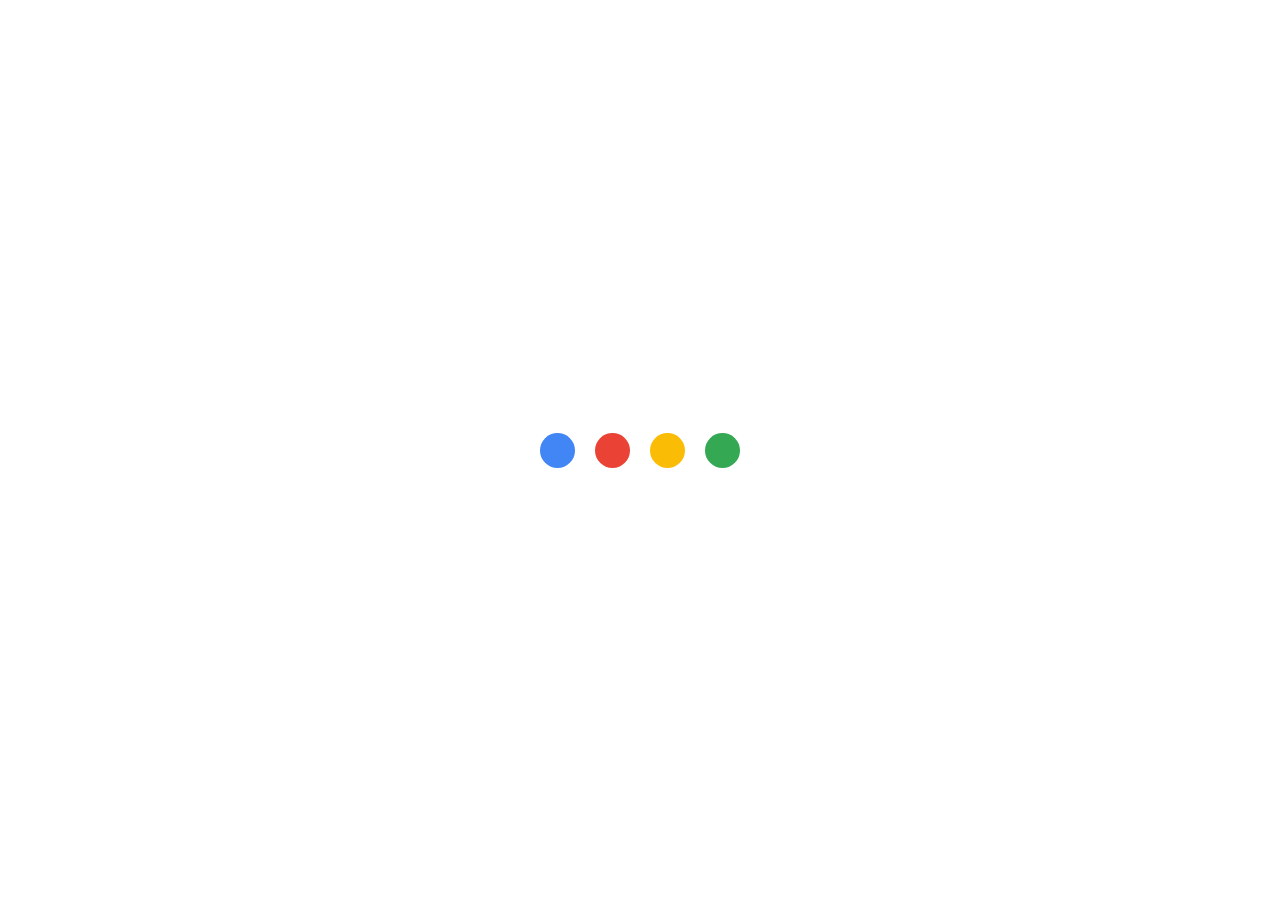
<file: 001 - Google Load Screen/index.html>
<!DOCTYPE html>
<html lang="en">
<head>
    <meta charset="UTF-8">
    <meta name="viewport" content="width=device-width, initial-scale=1.0">
    <title>Google Loading Animation</title>
    <style>
        * {
            margin: 0;
            padding: 0;
        }
        body {
            min-height: 100vh;
            display: flex;
            justify-content: center;
            align-items: center;
            background-color: #FFFFFF;
        }
        .container {
            display: flex;
            justify-content: space-evenly;
        }
        .circle {
            margin: 10px;
            border-radius: 100%;
            background-color: white;
            width: 35px;
            height: 35px;
            animation: loading 800ms infinite ease-in-out;
        }
        .circle:nth-child(1) {
            animation-delay: 0.3s;
            background-color: #4285F4;
        }
        .circle:nth-child(2) {
            animation-delay: 0.4s;
            background-color: #EA4335;
        }
        .circle:nth-child(3) {
            animation-delay: 0.5s;
            background-color: #FBBC05;
        }
        .circle:nth-child(4) {
            background-color: #34A853;
        }

        @keyframes loading {
            0%, 100% {
                transform: scale(1);
            }
            50% {
                width: 20px;
                height: 20px;
            }
        }
    </style>
</head>
<body>
    <div class="container">
        <div class="circle"></div>
        <div class="circle"></div>
        <div class="circle"></div>
        <div class="circle"></div>
    </div>
</body>
</html>
</file>
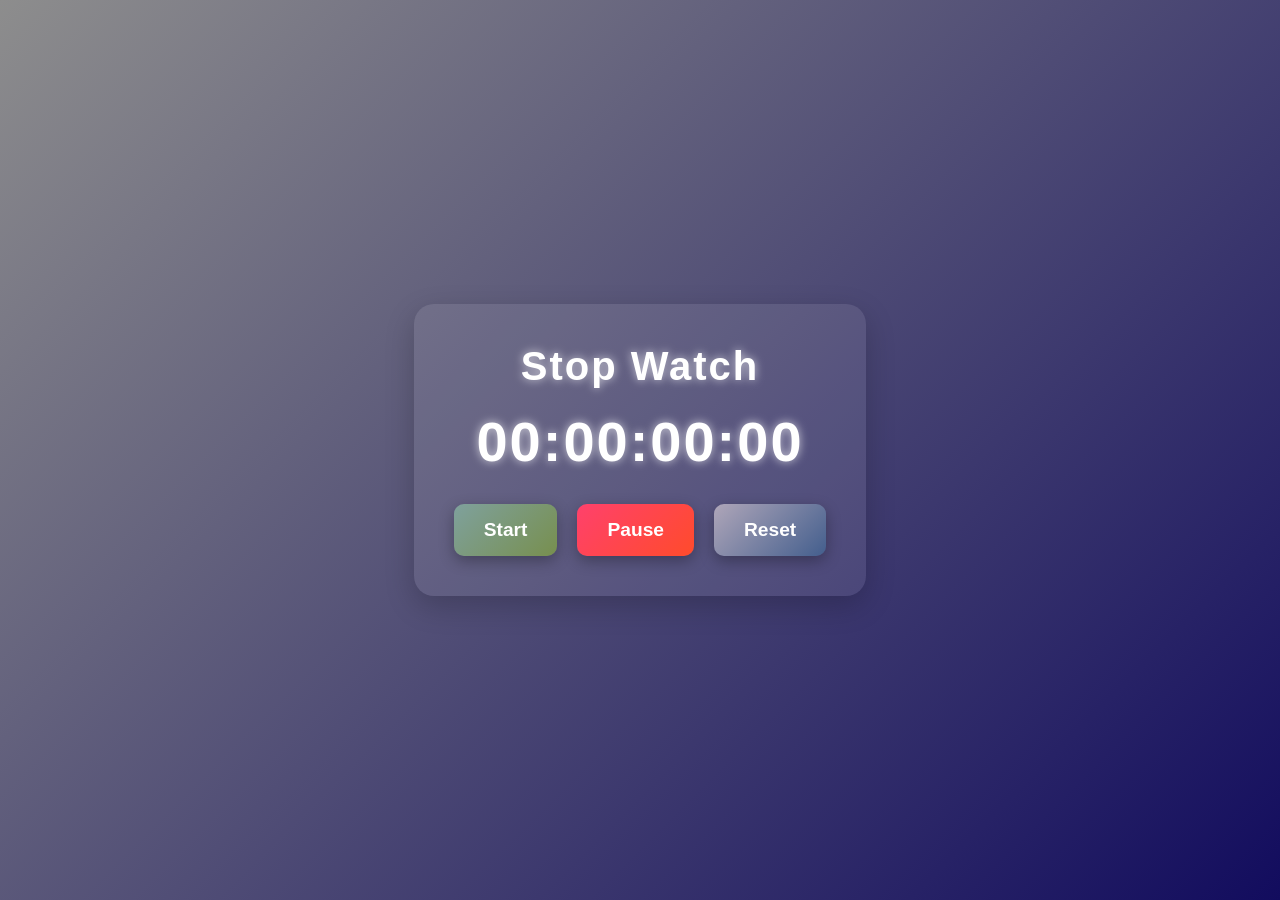
<file: 002 - Stopwatch/index.html>
<!DOCTYPE html>
<html lang="en">
<head>
    <meta charset="UTF-8">
    <meta name="viewport" content="width=device-width, initial-scale=1.0">
    <title>Stop Watch</title>
    <style>
        * {
            margin: 0;
            padding: 0;
            box-sizing: border-box;
        }

        body {
            height: 100vh;
            display: flex;
            justify-content: center;
            align-items: center;
            flex-direction: column;
            background: linear-gradient(135deg, #8d8d8d, #120c5e);
            font-family:'Trebuchet MS', sans-serif;
            letter-spacing: 2px;
            color: white;
            gap: 20px;
        }

        .container {
            background: rgba(255, 255, 255, 0.082);
            display: flex;
            flex-direction: column;
            align-items: center;
            padding: 40px;
            border-radius: 20px;
            box-shadow: 0 10px 30px rgba(0, 0, 0, 0.2);
            text-align: center;
        }

        .title {
            font-size: 2.5em;
            font-weight: bold;
            margin-bottom: 20px;
            color: #ffffff;
            text-shadow: 0 0 10px rgba(255, 255, 255, 0.7);
        }

        .display {
            font-family:Verdana, Geneva, Tahoma, sans-serif;
            font-size: 3.5em;
            font-weight: bold;
            margin-bottom: 30px;
            color: #ffffff;
            text-shadow: 0 0 10px rgba(255, 255, 255, 0.7);
        }

        .controllers {
            display: flex;
            gap: 20px;
        }

        .btn {
            padding: 15px 30px;
            border-radius: 10px;
            outline: none;
            font-size: 1.2em;
            border: none;
            color: white;
            font-weight: bold;
            cursor: pointer;
            transition: all 0.3s ease;
            box-shadow: 0 5px 15px rgba(0, 0, 0, 0.3);
        }

        .btn:active {
            transform: scale(0.95);
        }

        .startbtn {
            background: linear-gradient(135deg, #7fa19d, #778f4e);
        }

        .startbtn:hover {
            background: linear-gradient(135deg, #00b09b, #6b8838);
            box-shadow: 0 0 20px rgba(0, 176, 155, 0.6);
        }

        .pausebtn {
            background: linear-gradient(135deg, #ff416c, #ff4b2b);
        }

        .pausebtn:hover {
            background: linear-gradient(135deg, #ff416c, #ff4b2b);
            box-shadow: 0 0 20px rgba(255, 65, 108, 0.6);
        }

        .resetbtn {
            background: linear-gradient(135deg, #afa6b9, #435e8d);
        }

        .resetbtn:hover {
            background: linear-gradient(135deg, #afa6b9, #435e8d);
            box-shadow: 0 0 20px rgba(163, 141, 187, 0.6);
        }
    </style>
</head>
<body>
    <div class="container">
        <p class="title">Stop Watch</p>
        <div class="display" role="timer">00:00:00:00</div>
        <div class="controllers">
            <button type="button" class="btn startbtn" onclick="startTimer()">Start</button>
            <button type="button" class="btn pausebtn" onclick="pauseTimer()">Pause</button>
            <button type="button" class="btn resetbtn" onclick="resetTimer()">Reset</button>
        </div>
    </div>

    <script>
        const display = document.querySelector('.display');
        const startbtn = document.querySelector('.startbtn');
        const pausebtn = document.querySelector('.pausebtn');
        const resetbtn = document.querySelector('.resetbtn');

        let isRunning = false;
        let timerIdentifier = null;
        let startTime = 0;
        let elapsedTime = 0;

        function startTimer() {
            if (!isRunning) {
                startTime = Date.now() - elapsedTime;
                timerIdentifier = setInterval(updateTimer, 10);
                isRunning = true;
            }
        }

        function updateTimer() {
            const currentTime = Date.now();
            elapsedTime = currentTime - startTime;

            let hours = Math.floor(elapsedTime / (1000 * 60 * 60));
            let minutes = Math.floor((elapsedTime / (1000 * 60)) % 60);
            let seconds = Math.floor((elapsedTime / 1000) % 60);
            let milliseconds = Math.floor((elapsedTime % 1000) / 10);

            hours = String(hours).padStart(2, '0');
            minutes = String(minutes).padStart(2, '0');
            seconds = String(seconds).padStart(2, '0');
            milliseconds = String(milliseconds).padStart(2, '0');

            display.textContent = `${hours}:${minutes}:${seconds}:${milliseconds}`;
        }

        function pauseTimer() {
            if (isRunning) {
                clearInterval(timerIdentifier);
                isRunning = false;
            }
        }

        function resetTimer() {
            clearInterval(timerIdentifier);
            isRunning = false;
            elapsedTime = 0;
            display.textContent = "00:00:00:00";
        }
    </script>
</body>
</html>
</file>
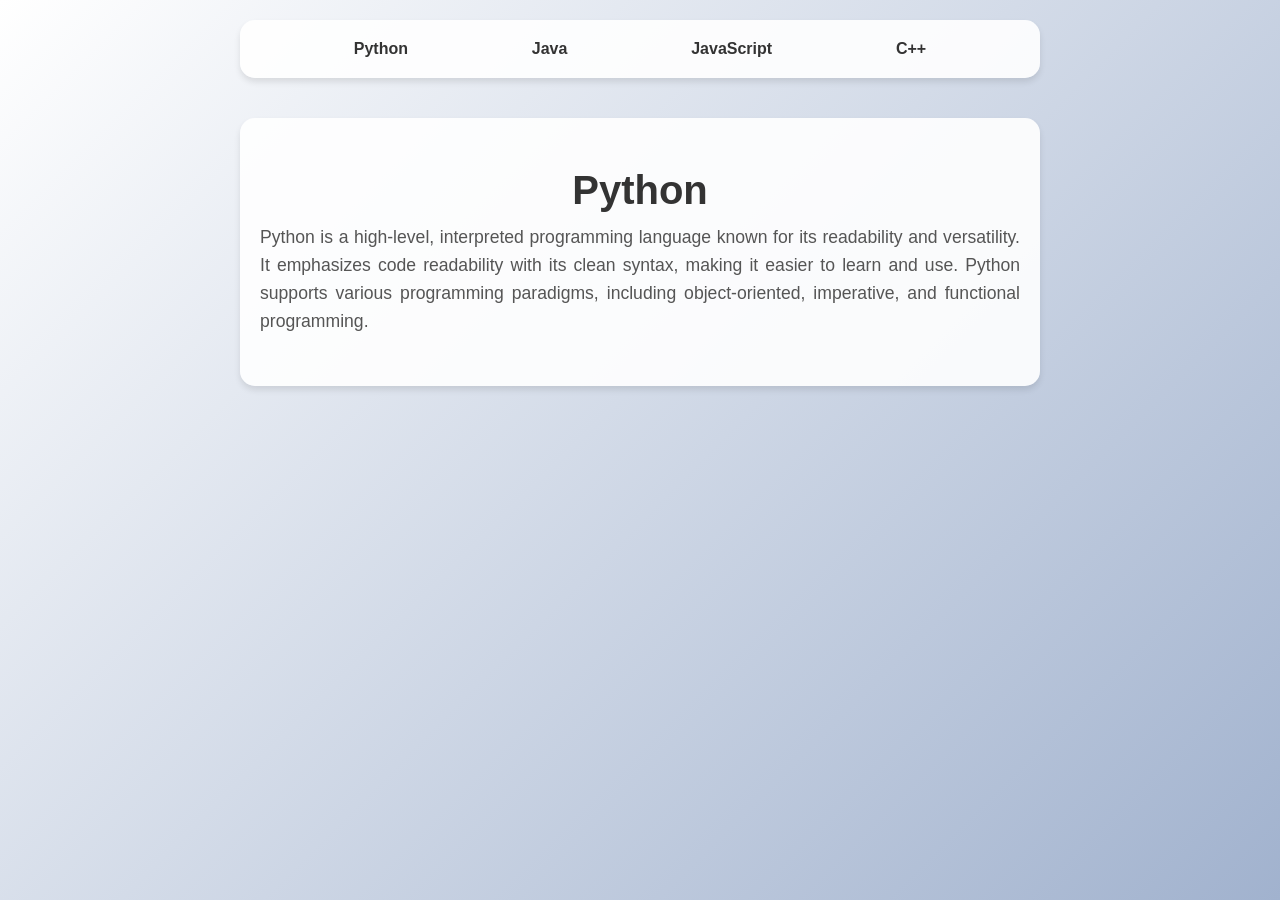
<file: 003 - Tab Menu/index.html>
<!DOCTYPE html>
<html lang="en">
<head>
    <meta charset="UTF-8">
    <meta name="viewport" content="width=device-width, initial-scale=1.0">
    <title>Programming Languages</title>
    <style>
        * {
            margin: 0;
            padding: 0;
            box-sizing: border-box;
            font-family: 'Segoe UI', Tahoma, Geneva, Verdana, sans-serif;
        }

        body {
            background: linear-gradient(135deg, #ffffff, #a1b2ce);
            min-height: 100vh;
            display: flex;
            flex-direction: column;
            align-items: center;
            padding: 20px;
        }

        nav {
            width: 100%;
            max-width: 800px;
            margin-bottom: 20px;
        }

        .tabs {
            display: flex;
            justify-content: space-evenly;
            list-style: none;
            background: rgba(255, 255, 255, 0.9);
            padding: 10px;
            border-radius: 15px;
            box-shadow: 0 4px 6px rgba(0, 0, 0, 0.1);
        }

        .tabs li {
            cursor: pointer;
            padding: 10px 20px;
            border-radius: 10px;
            color: #333;
            font-weight: 600;
            transition: all 0.5s ease;
        }

        .tabs li:hover {
            background: linear-gradient(135deg, #969696, #474747);
            color: white;
            transform: translateY(-3px);
            box-shadow: 0 4px 6px rgba(0, 0, 0, 0.2);
        }

        .note {
            display: none;
            background: rgba(255, 255, 255, 0.9);
            padding: 50px 20px;
            border-radius: 15px;
            box-shadow: 0 4px 6px rgba(0, 0, 0, 0.1);
            max-width: 800px;
            width: 100%;
            margin-top: 20px;
            animation: fadeIn 1s ease;
        }

        .note.active {
            display: block;
        }

        .note h1 {
            font-size: 2.5rem;
            color: #333;
            margin-bottom: 10px;
            text-align: center;
        }

        .note p {
            font-size: 1.1rem;
            color: #555;
            line-height: 1.6;
            text-align: justify;
        }

        @keyframes fadeIn {
            from {
                opacity: 0.1;
                transform: translateY(-5px);
            }
            to {
                opacity: 1;
                transform: translateY(0);
            }
        }
    </style>
</head>
<body>
    <nav>
        <ul class="tabs">
            <li class="pythonbtn">Python</li>
            <li class="javabtn">Java</li>
            <li class="javascriptbtn">JavaScript</li>
            <li class="cplusplusbtn">C++</li>
        </ul>
    </nav>
    <main>
        <div class="note python active">
            <h1>Python</h1>
            <p>Python is a high-level, interpreted programming language known for its readability and versatility. It emphasizes code readability with its clean syntax, making it easier to learn and use. Python supports various programming paradigms, including object-oriented, imperative, and functional programming.</p>
        </div>

        <div class="note java">
            <h1>Java</h1>
            <p>Java is a general-purpose, object-oriented programming language designed to be platform-independent, meaning it can run on any system with a Java Virtual Machine (JVM). Java is known for its robustness, reliability, and security features, making it a popular choice for enterprise-level applications.</p>
        </div>

        <div class="note javascript">
            <h1>JavaScript</h1>
            <p>JavaScript is also used in server-side development with Node.js, allowing developers to build full-stack web applications. Its widespread use and large community make it a crucial language for web developers.</p>
        </div>

        <div class="note cplusplus">
            <h1>C++</h1>
            <p>C++ supports various programming paradigms, including procedural, object-oriented, and generic programming. Its complexity and low-level access make it a challenging language to master, but its capabilities and performance make it a valuable tool for experienced programmers.</p>
        </div>
    </main>

    <script>
        const tabs = document.querySelectorAll('.tabs li');
        const notes = document.querySelectorAll('.note');

        tabs.forEach(tab => {
            tab.addEventListener('click', () => {
                notes.forEach(note => {
                    note.classList.remove('active');
                });

                const targetClass = tab.className.replace('btn', '');
                const targetNote = document.querySelector(`.note.${targetClass}`);

                if (targetNote) {
                    targetNote.classList.add('active');
                }
            });
        });
    </script>
</body>
</html>
</file>
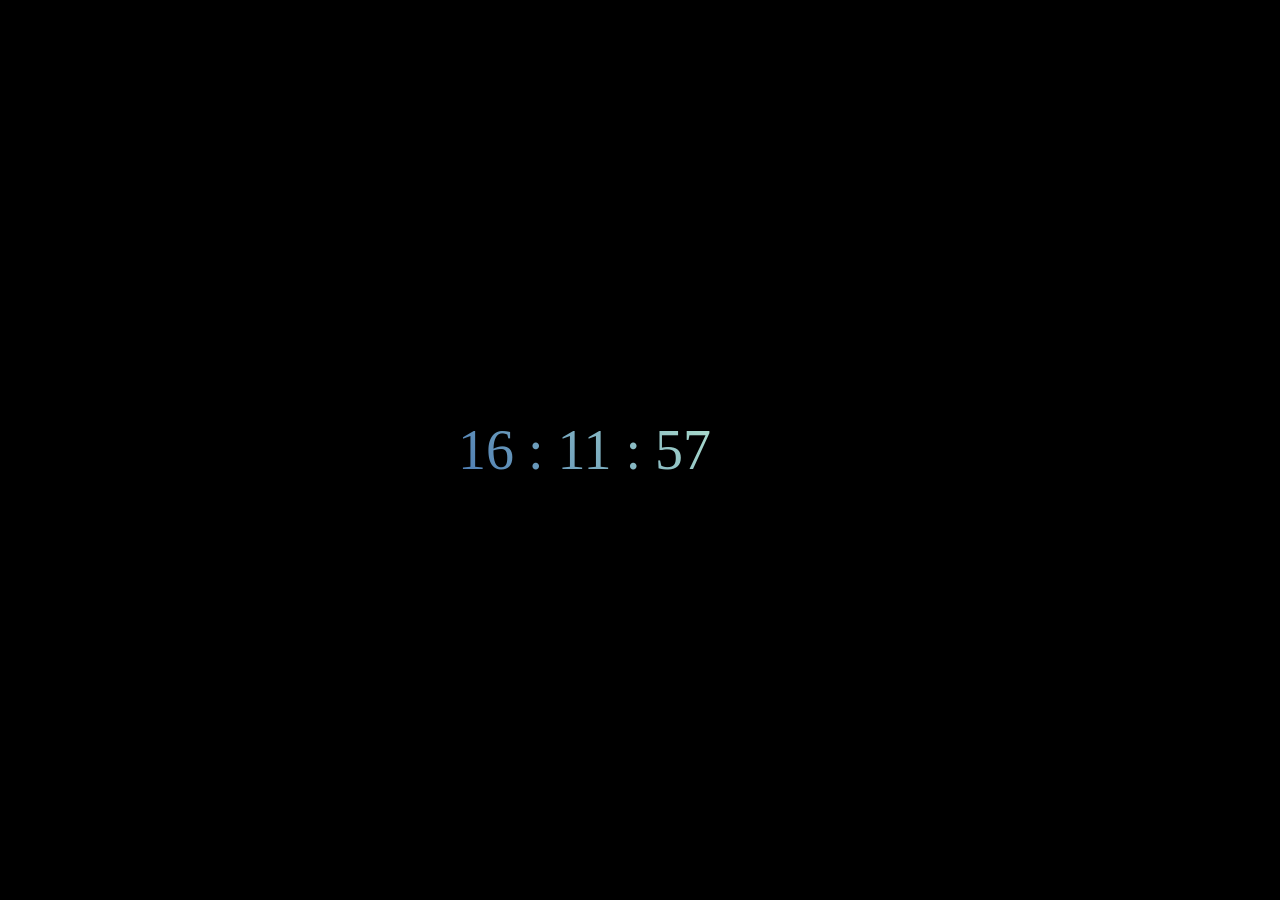
<file: 004 - Digital Clock/index.html>
<!DOCTYPE html>
<html lang="en">
<head>
    <meta charset="UTF-8">
    <meta name="viewport" content="width=device-width, initial-scale=1.0">
    <title>Document</title>
    <style>
        * {
            color: beige;
            margin: 0;
        }
        body {
            background-color: #000000;
            display: flex;
            height: 100vh;
            justify-content: center;
            align-items: center;
        }
        .clock {
            font-size: 3.5em;
            font-family: Orbitron;
            width: 6.5em;
            background: linear-gradient(50deg, rgb(75, 123, 179), rgb(205, 255, 213));
        }
        .clock {
            -webkit-background-clip: text;
            color: transparent;
        }
    </style>
</head>
<body>
    <!-- #20C20E -->
    <p class="clock"></p>
    <script>
        const clock = document.querySelector('.clock')

        function count () {
            const time = new Date ()
            const h = String(time.getHours()).padStart(2, '0')
            const m = String(time.getMinutes()).padStart(2, '0')
            const s = String(time.getSeconds()).padStart(2, '0')

            const html = `${h} : ${m} : ${s}`
            clock.innerHTML = html
        }

        setInterval (count, 1000)
    </script>
</body>
</html>
</file>
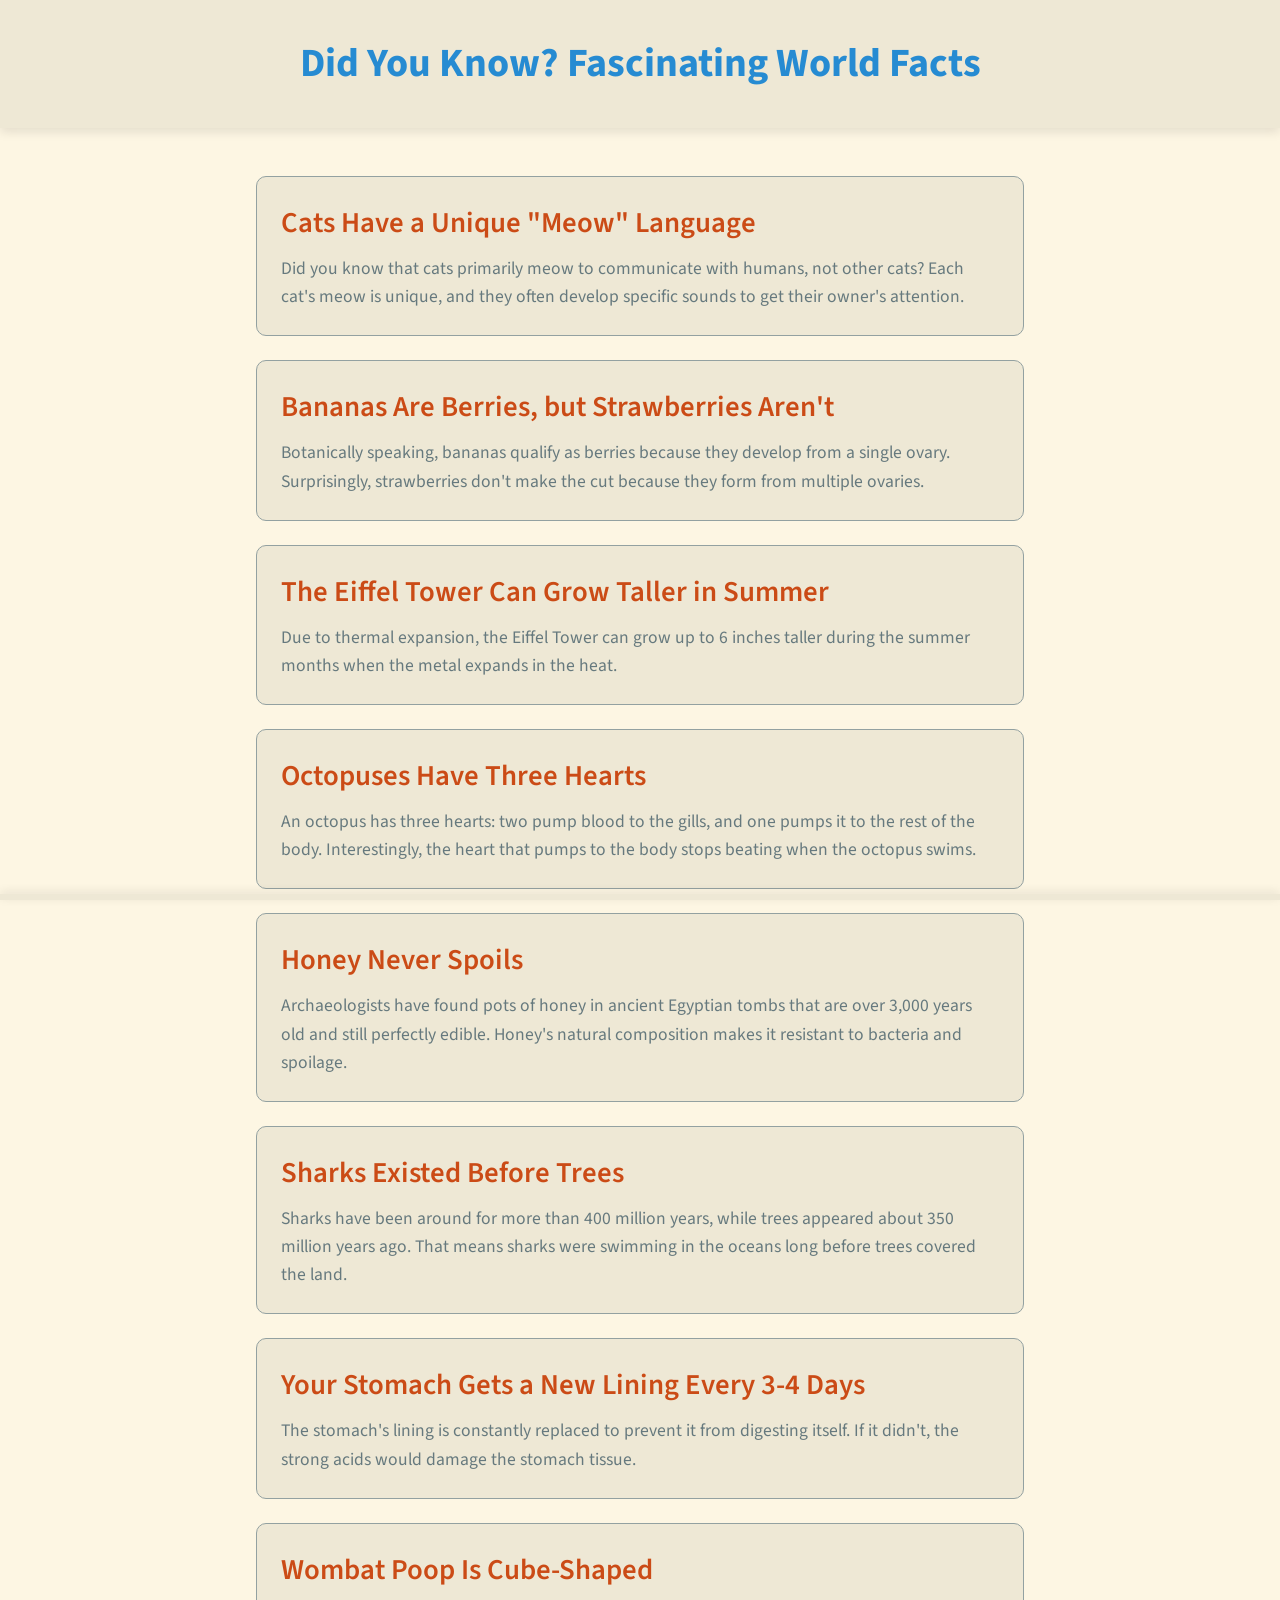
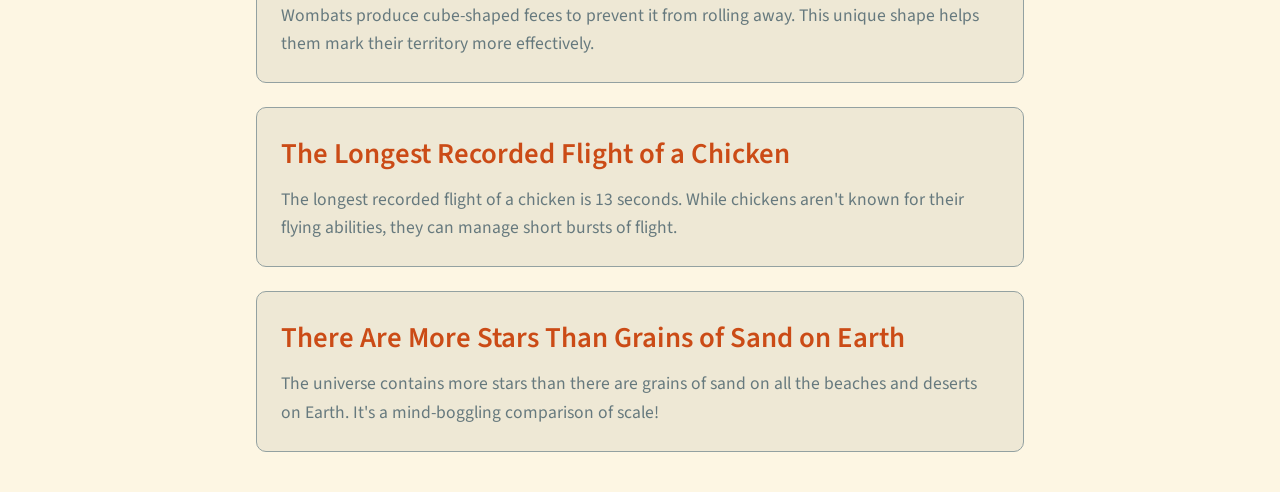
<file: 004 - Scroll Location Bar/index.html>
<!DOCTYPE html>
<html lang="en">
<head>
    <meta charset="UTF-8">
    <meta name="viewport" content="width=device-width, initial-scale=1.0">
    <title>Fascinating World Facts</title>
    <style>
        /* Global Reset */
        * {
            margin: 0;
            padding: 0;
            box-sizing: border-box;
        }

        /* Body Styling */
        body {
            font-family: 'Source Sans Pro', sans-serif;
            background: #fdf6e3; /* Solarized Light Base3 */
            color: #657b83; /* Solarized Base00 */
            line-height: 1.6;
            min-height: 100vh;
            display: flex;
            flex-direction: column;
            align-items: center;
            justify-content: center;
        }

        /* Header Styling */
        header {
            width: 100%;
            padding: 2rem;
            text-align: center;
            background: #eee8d5; /* Solarized Light Base2 */
            box-shadow: 0 4px 10px rgba(0, 0, 0, 0.1);
            margin-bottom: 2rem;
        }

        header h1 {
            font-size: 2.5rem;
            font-weight: 700;
            color: #268bd2; /* Solarized Blue */
        }

        /* Main Content Styling */
        main {
            width: 90%;
            max-width: 800px;
            margin: 0 auto;
            padding: 1rem;
        }

        .note {
            background: #eee8d5; /* Solarized Light Base2 */
            border-radius: 10px;
            padding: 1.5rem;
            margin-bottom: 1.5rem;
            border: 1px solid #93a1a1; /* Solarized Base1 */
            transition: transform 0.3s ease, box-shadow 0.3s ease;
        }

        .note:hover {
            transform: translateY(-5px);
            box-shadow: 0 10px 20px rgba(0, 0, 0, 0.1);
            border-color: #268bd2; /* Solarized Blue */
        }

        .note h1 {
            font-size: 1.8rem;
            font-weight: 600;
            color: #cb4b16; /* Solarized Orange */
            margin-bottom: 0.5rem;
        }

        .note p {
            font-size: 1.1rem;
            color: #586e75; /* Solarized Base01 */
            opacity: 0.9;
        }

        /* Progress Bar Styling */
        .Hscrollbar {
            position: fixed;
            bottom: 0;
            width: 100%;
            background: #eee8d5; /* Solarized Light Base2 */
            box-shadow: 0 -2px 10px rgba(0, 0, 0, 0.1);
        }

        .progress {
            height: 6px;
            background: #859900; /* Solarized Green */
            width: 0;
            transition: width 0.2s ease;
        }

        /* Responsive Design */
        @media (max-width: 768px) {
            header h1 {
                font-size: 2rem;
            }

            .note h1 {
                font-size: 1.5rem;
            }

            .note p {
                font-size: 1rem;
            }
        }
    </style>
    <link href="https://fonts.googleapis.com/css2?family=Source+Sans+Pro:wght@400;600;700&display=swap" rel="stylesheet">
</head>
<body>

    <header>
        <h1>Did You Know? Fascinating World Facts</h1>
    </header>

    <main>
        <div class="note">
            <h1>Cats Have a Unique "Meow" Language</h1>
            <p>Did you know that cats primarily meow to communicate with humans, not other cats? Each cat's meow is unique, and they often develop specific sounds to get their owner's attention.</p>
        </div>

        <div class="note">
            <h1>Bananas Are Berries, but Strawberries Aren't</h1>
            <p>Botanically speaking, bananas qualify as berries because they develop from a single ovary. Surprisingly, strawberries don't make the cut because they form from multiple ovaries.</p>
        </div>

        <div class="note">
            <h1>The Eiffel Tower Can Grow Taller in Summer</h1>
            <p>Due to thermal expansion, the Eiffel Tower can grow up to 6 inches taller during the summer months when the metal expands in the heat.</p>
        </div>

        <div class="note">
            <h1>Octopuses Have Three Hearts</h1>
            <p>An octopus has three hearts: two pump blood to the gills, and one pumps it to the rest of the body. Interestingly, the heart that pumps to the body stops beating when the octopus swims.</p>
        </div>

        <div class="note">
            <h1>Honey Never Spoils</h1>
            <p>Archaeologists have found pots of honey in ancient Egyptian tombs that are over 3,000 years old and still perfectly edible. Honey's natural composition makes it resistant to bacteria and spoilage.</p>
        </div>

        <div class="note">
            <h1>Sharks Existed Before Trees</h1>
            <p>Sharks have been around for more than 400 million years, while trees appeared about 350 million years ago. That means sharks were swimming in the oceans long before trees covered the land.</p>
        </div>

        <div class="note">
            <h1>Your Stomach Gets a New Lining Every 3-4 Days</h1>
            <p>The stomach's lining is constantly replaced to prevent it from digesting itself. If it didn't, the strong acids would damage the stomach tissue.</p>
        </div>

        <div class="note">
            <h1>Wombat Poop Is Cube-Shaped</h1>
            <p>Wombats produce cube-shaped feces to prevent it from rolling away. This unique shape helps them mark their territory more effectively.</p>
        </div>

        <div class="note">
            <h1>The Longest Recorded Flight of a Chicken</h1>
            <p>The longest recorded flight of a chicken is 13 seconds. While chickens aren't known for their flying abilities, they can manage short bursts of flight.</p>
        </div>

        <div class="note">
            <h1>There Are More Stars Than Grains of Sand on Earth</h1>
            <p>The universe contains more stars than there are grains of sand on all the beaches and deserts on Earth. It's a mind-boggling comparison of scale!</p>
        </div>
    </main>

    <div class="Hscrollbar">
        <div class="progress"></div>
    </div>

    <script>
        let progressBar = document.querySelector(".Hscrollbar .progress");

        let scrollHeight =
        document.documentElement.scrollHeight - document.documentElement.clientHeight;

        window.addEventListener("scroll", scroll);

        function scroll() {
        let scrollStart = document.documentElement.scrollTop;
        let scrolled = (scrollStart / scrollHeight) * 100;
        progressBar.style.width = `${scrolled}%`;
        }
    </script>
</body>
</html>
</file>
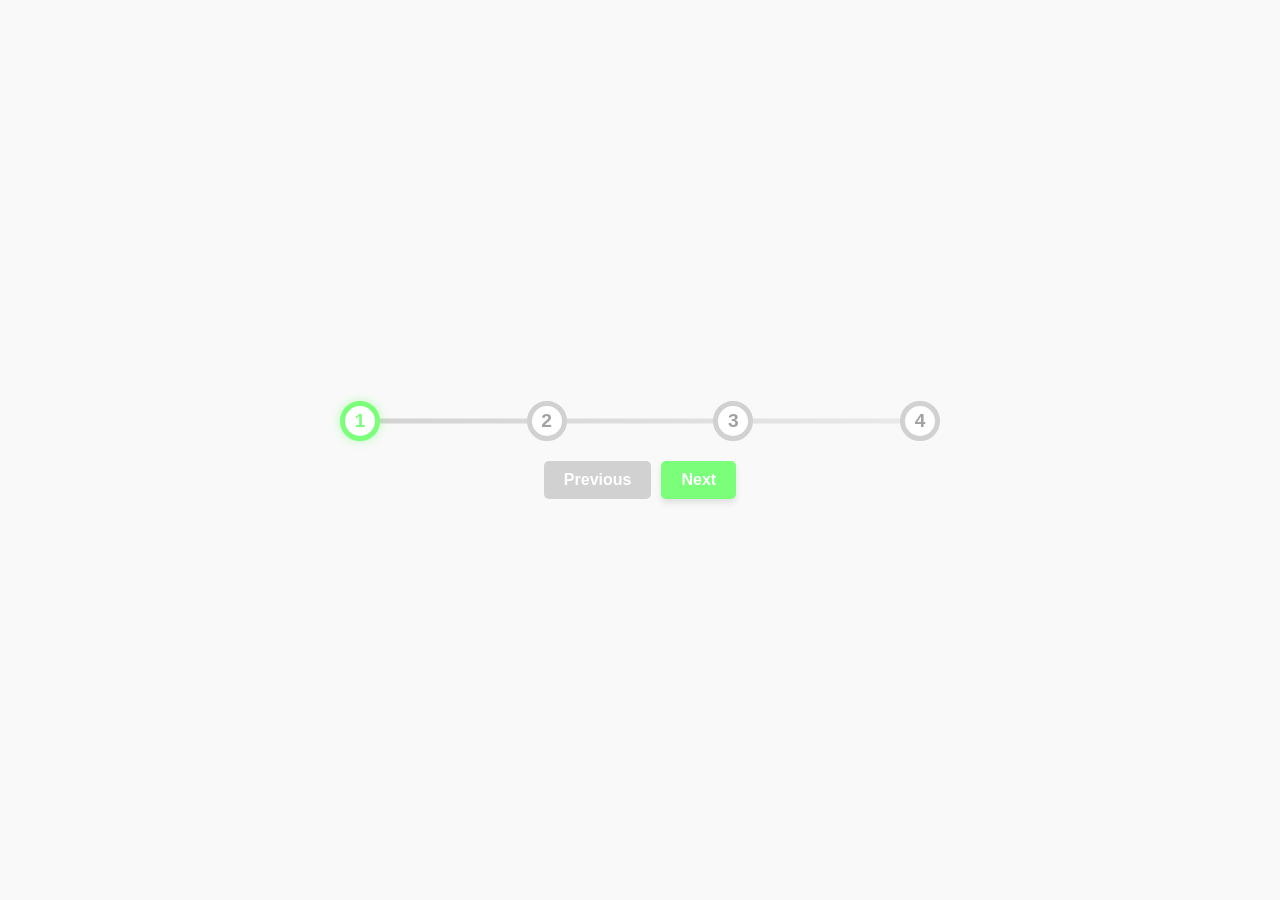
<file: 006 - Progress Bar/index.html>
<!DOCTYPE html>
<html lang="en">
<head>
    <meta charset="UTF-8">
    <meta name="viewport" content="width=device-width, initial-scale=1.0">
    <title>Progress Bar</title>
    <style>
        * {
            margin: 0;
            padding: 0;
            box-sizing: border-box;
        }
        body {
            height: 100vh;
            display: flex;
            flex-direction: column;
            justify-content: center;
            align-items: center;
            background-color: #f9f9f9;
            font-family: Arial, sans-serif;
        }
        .wrapper {
            display: flex;
            justify-content: space-between;
            align-items: center;
            gap: 50px;
            position: relative;
            width: 80%;
            max-width: 600px;
        }
        .step {
            border: 5px solid #d1d1d1;
            border-radius: 50%;
            width: 40px;
            height: 40px;
            display: flex;
            justify-content: center;
            align-items: center;
            font-size: 1.2em;
            font-weight: bold;
            color: #a1a1a1;
            background-color: white;
            transition: all 0.3s ease;
            cursor: default;
            position: relative;
        }
        .step::after {
            content: attr(data-tooltip);
            position: absolute;
            bottom: -30px;
            left: 50%;
            transform: translateX(-50%);
            background-color: rgba(0, 0, 0, 0.7);
            color: white;
            padding: 5px 10px;
            border-radius: 5px;
            font-size: 0.8em;
            white-space: nowrap;
            opacity: 0;
            pointer-events: none;
            transition: opacity 0.3s ease;
        }
        .step:hover::after {
            opacity: 1;
        }
        .step.activeStep {
            border-color: #7bff7b;
            color: #7bff7b;
            box-shadow: 0 0 10px rgba(123, 255, 123, 0.5);
        }
        .step.completedStep {
            border-color: #7bff7b;
            color: #7bff7b;
            background-color: #eafaea;
        }
        .wrapper::before {
            content: '';
            position: absolute;
            top: 50%;
            left: 0;
            width: 100%;
            height: 5px;
            background: linear-gradient(to right, #d1d1d1, #eaeaea);
            z-index: -1;
            transform: translateY(-50%);
        }
        .progressbar {
            position: absolute;
            top: 50%;
            left: 0;
            width: 0%;
            height: 5px;
            background: linear-gradient(to right, #7bff7b, #aaffaa);
            z-index: -1;
            transform: translateY(-50%);
            transition: width 0.5s ease;
        }
        .controllers {
            margin-top: 20px;
            display: flex;
            gap: 10px;
        }
        .btn {
            padding: 10px 20px;
            font-size: 1em;
            font-weight: bold;
            color: white;
            background-color: #7bff7b;
            border: none;
            border-radius: 5px;
            cursor: pointer;
            transition: all 0.3s ease;
            box-shadow: 0 4px 6px rgba(0, 0, 0, 0.1);
        }
        .btn:hover {
            background-color: #62e662;
            box-shadow: 0 6px 10px rgba(0, 0, 0, 0.2);
        }
        .btn:disabled {
            background-color: #d1d1d1;
            cursor: not-allowed;
            box-shadow: none;
        }
    </style>
</head>
<body>
    <div class="wrapper">
        <div class="step activeStep" data-tooltip="Step 1">1</div>
        <div class="step" data-tooltip="Step 2">2</div>
        <div class="step" data-tooltip="Step 3">3</div>
        <div class="step" data-tooltip="Step 4">4</div>

        <div class="progressbar"></div>
    </div>
    <div class="controllers">
        <button class="btn prevbtn">Previous</button>
        <button class="btn nextbtn">Next</button>
    </div>

    <script>
        const progressbar = document.querySelector('.progressbar');
        const nextbtn = document.querySelector('.nextbtn');
        const prevbtn = document.querySelector('.prevbtn');
        const stepsList = document.querySelectorAll('.step');

        const edges = stepsList.length - 1;
        let currentIndex = 0;

        nextbtn.addEventListener('click', () => {
            if (currentIndex < edges) {
                currentIndex++;
                updateProgressBar();
            }
        });

        prevbtn.addEventListener('click', () => {
            if (currentIndex > 0) {
                currentIndex--;
                updateProgressBar();
            }
        });

        function updateProgressBar() {
            const positionAtPercent = (currentIndex / edges) * 100;
            progressbar.style.width = `${positionAtPercent}%`;
            activator();
        }

        function activator() {
            stepsList.forEach((step, index) => {
                if (index < currentIndex) {
                    step.classList.add('completedStep');
                    step.classList.remove('activeStep');
                } else if (index === currentIndex) {
                    step.classList.add('activeStep');
                    step.classList.remove('completedStep');
                } else {
                    step.classList.remove('activeStep', 'completedStep');
                }
            });

            prevbtn.disabled = currentIndex === 0;
            nextbtn.disabled = currentIndex === edges;
        }

        // Initialize the progress bar
        updateProgressBar();
    </script>
</body>
</html>
</file>
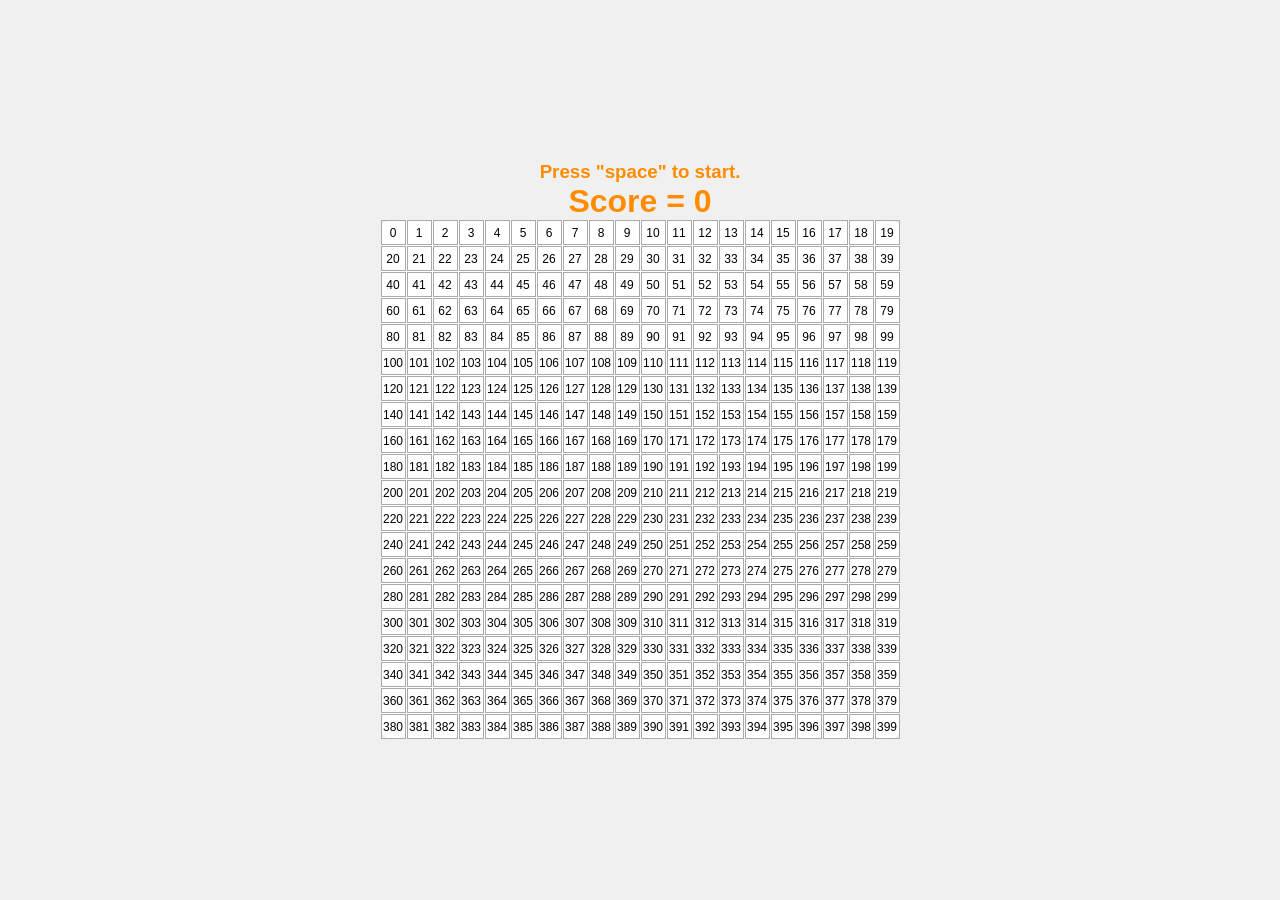
<file: 007 - Snake Game/index.html>
<!DOCTYPE html>
<html lang="en">
<head>
    <meta charset="UTF-8">
    <meta name="viewport" content="width=device-width, initial-scale=1.0">
    <title>Snake Game</title>
    <style>
        * {
            box-sizing: border-box;
            margin: 0;
            padding: 0;
            font-family: Arial;
            color: darkorange;
        }

        body {
            height: 100vh;
            display: flex;
            flex-direction: column;
            justify-content: center;
            align-items: center;
            background-color: #f0f0f0;
        }

        .wrapper {
            display: grid;
            gap: 1px; /* Space between grid cells */
            background-color: #ffffff;
            border-radius: 10px;
        }

        .grid {
            width: 25px;
            height: 25px;
			border: thin solid #aaa;
            font-size: 12px;
            color: black;
            display: flex;
            justify-content: center;
            align-items: center;
        }

        .snake {
            background-color: rgb(0, 0, 0);
        }

        .food {
            background-color: rgb(255, 226, 3);
        }
    </style>
</head>
<body>
    <h3>Press "space" to start.</h3>
    <h1>Score = <span class="score">0</span></h1>
    <div class="wrapper"></div>

    <script>
        const gridSize = 20; // Reduced grid size for better gameplay
        const wrapper = document.querySelector('.wrapper');
        let score = document.querySelector('.score')
        let counter = 0
        // Set the grid template dynamically
        wrapper.style.gridTemplateRows = `repeat(${gridSize}, 1fr)`;
        wrapper.style.gridTemplateColumns = `repeat(${gridSize}, 1fr)`;

        // Create the grid
        for (let row = 0; row < gridSize; row++) {
            for (let col = 0; col < gridSize; col++) {
                const element = document.createElement('div');
                element.classList.add('grid');
                element.textContent = counter;
                wrapper.appendChild(element);
                counter++;
            }
        }



        const gridCells = document.querySelectorAll('.grid');
        console.log(gridCells)
        let snake = [{ row: 10, col: 10 }]; // Start snake in the middle
        let direction = { row: 0, col: 1 }; // Initial direction (right)
        let gameInterval;

        function startGame() {
            snake = [{ row: 10, col: 10 }]; // Reset snake position
            direction = { row: 0, col: 1 }; // Reset direction
            generateFood(); // Generate new food
            render(); // Render the initial state
            clearInterval(gameInterval); // Clear any existing interval
            gameInterval = setInterval(moveSnake, 70); // Start the game loop
            score.textContent = 0
        }

        function render() {
            gridCells.forEach(cell => cell.classList.remove('snake', 'food'));
            snake.forEach(segment => {
                const index = segment.row * gridSize + segment.col;
                gridCells[index].classList.add('snake');
            });
            const foodIndex = food.row * gridSize + food.col;
            gridCells[foodIndex].classList.add('food');
        }

        function moveSnake() {
            const head = { ...snake[0] };
            head.row += direction.row;
            head.col += direction.col;

            if (
                head.row < 0 || head.row >= gridSize ||
                head.col < 0 || head.col >= gridSize ||
                snake.some(segment => segment.row === head.row && segment.col === head.col)
            ) {
                clearInterval(gameInterval);
                return;
            }

            snake.unshift(head);

            if (head.row === food.row && head.col === food.col) {
                generateFood();
                score.textContent = parseInt(score.textContent) + 1
            } else {
                snake.pop();
            }

            render();
        }

        function generateFood() {
            let newFood;
            do {
                newFood = {
                    row: Math.floor(Math.random() * gridSize),
                    col: Math.floor(Math.random() * gridSize)
                };
            } while (snake.some(segment => segment.row === newFood.row && segment.col === newFood.col));

            food = newFood;
        }

        document.addEventListener('keydown', (event) => {
            switch (event.key) {
                case 'ArrowUp':
                    if (direction.row !== 1) direction = { row: -1, col: 0 };
                    break;
                case 'ArrowDown':
                    if (direction.row !== -1) direction = { row: 1, col: 0 };
                    break;
                case 'ArrowLeft':
                    if (direction.col !== 1) direction = { row: 0, col: -1 };
                    break;
                case 'ArrowRight':
                    if (direction.col !== -1) direction = { row: 0, col: 1 };
                    break;
            }
        });



        document.addEventListener('keydown', (event) => {
            if (event.key === " ") { // Start game on spacebar
                startGame();
            }
        });

        // Initial render (optional)
    </script>
</body>
</html>
</file>
